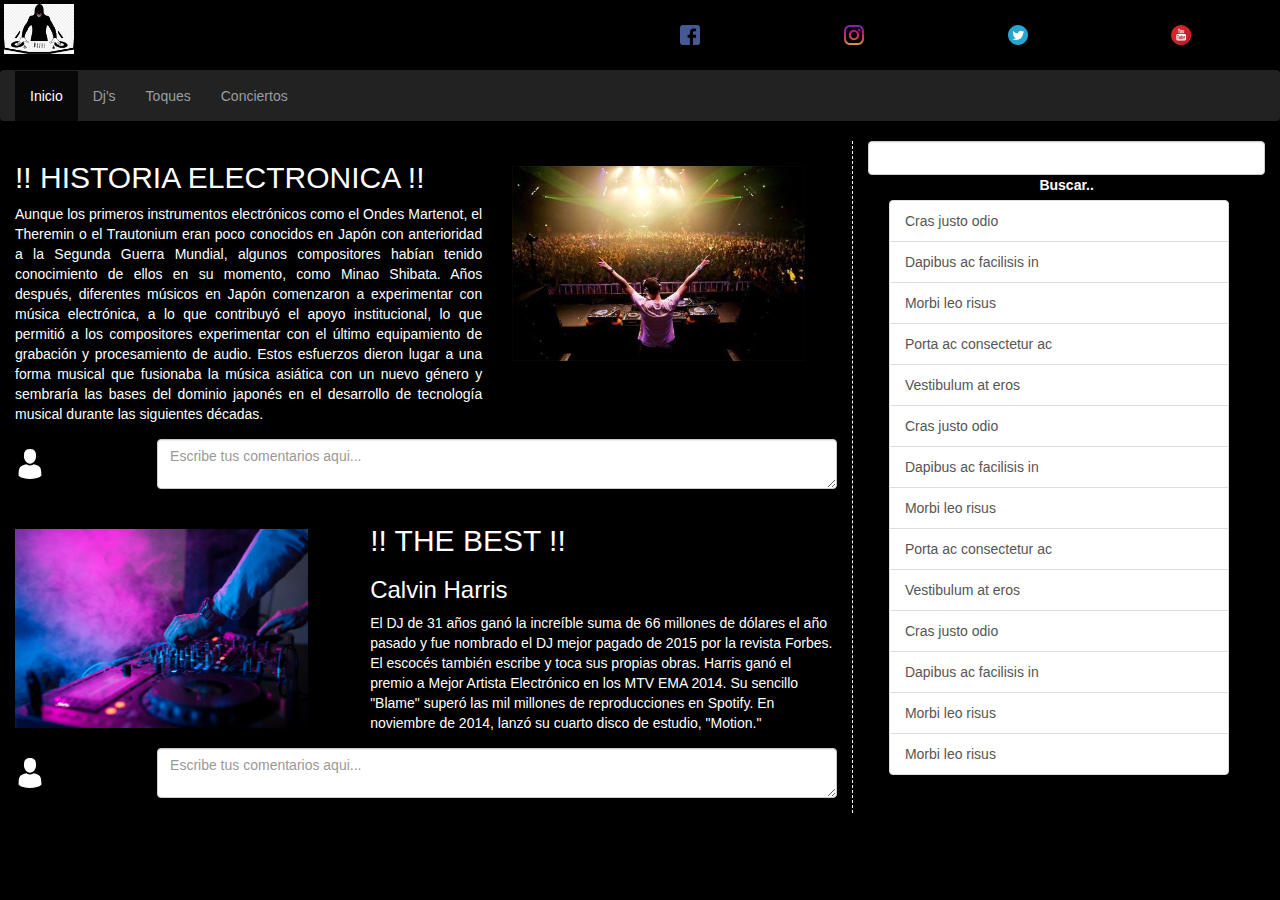
<file: EntregaFinal/BlogMusica/index.html>
<!DOCTYPE html>
<html>
  <head>
    <meta charset='utf-8'>
    <meta name='viewport' content='width=device-width initial-scale=1'>
    <meta name='mobile-web-app-capable' content='yes'>
    <link rel='stylesheet' href='css/bootstrap.min.css'>
    <link rel='stylesheet' href='css/estilos.css'>
    <script src='js/bootstrap.min.js'></script>
    <title>Blog Musica</title>
  </head>
  <body class='music-body'>
    <header>
      <div class="row">
        <div class="col-lg-6 col-md-6 col-sm-12">
          <img class='logo-img' src='img/logo.png'>
        </div>
        <div class="col-lg-6 col-md-6 col-sm-12">
          <div class="row">
            <div class="col-lg-3 col-md-3 col-sm-3">
              <img class='redes-img align-middle' src='img/facebook.svg'>
            </div>
            <div class="col-lg-3 col-md-3 col-sm-3">
              <img class='redes-img align-middle' src='img/instagram.svg'>
            </div>
            <div class="col-lg-3 col-md-3 col-sm-3">
              <img class='redes-img align-middle' src='img/twitter.svg'>
            </div>
            <div class="col-lg-3 col-md-3 col-sm-3">
              <img class='redes-img align-middle' src='img/youtube.svg'>
            </div>
          </div>
        </div>
      </div>
      <nav class="navbar navbar-inverse">
        <div class="container-fluid">
          <ul class="nav navbar-nav">
            <li class="active"><a href="#">Inicio</a></li>
            <li><a href="#">Dj's</a></li>
            <li><a href="#">Toques</a></li>
            <li><a href="#">Conciertos</a></li>
          </ul>
        </div>
      </nav>
    </header>
    <div class='container-fluid'>
      <div class='row'>
        <div class='col-lg-8 col-md-8 col-sm-12 col-xs-12 left-column main-row'>
          <div class="row">
            <div class="col-lg-7 col-md-7 col-sm-12">
              <h2>!! HISTORIA ELECTRONICA !!</h2>
              <p class="text-justify">Aunque los primeros instrumentos electrónicos como el Ondes Martenot, el Theremin o el Trautonium eran poco conocidos en Japón con anterioridad a la Segunda Guerra Mundial, algunos compositores habían tenido conocimiento de ellos en su momento, como Minao Shibata. Años después, diferentes músicos en Japón comenzaron a experimentar con música electrónica, a lo que contribuyó el apoyo institucional, lo que permitió a los compositores experimentar con el último equipamiento de grabación y procesamiento de audio. Estos esfuerzos dieron lugar a una forma musical que fusionaba la música asiática con un nuevo género y sembraría las bases del dominio japonés en el desarrollo de tecnología musical durante las siguientes décadas.
            </div>
            <div class="col-lg-5 col-md-5 col-sm-12">
              <img src="img/concierto.jpg" alt="" class="img-entry">
            </div>
          </div>
          <div class="row">
            <div class="col-lg-2 col-md-2 col-sm-2">
              <img src="img/man-user.svg" alt="" class="img-comment">
            </div>
            <div class="col-lg-10 col-md-10 col-sm-10">
              <div class="form-group shadow-textarea">
                <textarea class="form-control z-depth-1 comment" rows="3" placeholder="Escribe tus comentarios aqui..."></textarea>
              </div>
            </div>
          </div>
          <div class="row">
            <div class="col-lg-5 col-md-5 col-sm-12">
              <img src="img/Dj.jpg" alt="" class="img-entry">
            </div>
            <div class="col-lg-7 col-md-7 col-sm-12">
              <h2>  !! THE BEST !! </h2>
              <h3>Calvin Harris</h3>
              <p>El DJ de 31 años ganó la increíble suma de 66 millones de dólares el año pasado y fue nombrado el DJ mejor pagado de 2015 por la revista Forbes. El escocés también escribe y toca sus propias obras. Harris ganó el premio a Mejor Artista Electrónico en los MTV EMA 2014. Su sencillo "Blame" superó las mil millones de reproducciones en Spotify. En noviembre de 2014, lanzó su cuarto disco de estudio, "Motion."</p>
            </div>

          </div>
          <div class="row">
            <div class="col-lg-2 col-md-2 col-sm-2">
              <img src="img/man-user.svg" alt="" class="img-comment">
            </div>
            <div class="col-lg-10 col-md-10 col-sm-10">
              <div class="form-group shadow-textarea">
                <textarea class="form-control z-depth-1 comment" rows="3" placeholder="Escribe tus comentarios aqui..."></textarea>
              </div>
            </div>
          </div>
        </div>
        <div class='col-lg-4 col-md-4 right-column movies-row'>
          <div class="row">
            <div class='col-md-12 col-lg-12 text-center'>
              <input type="text" name="search" class="col-md-12 col-lg-12 form-control z-depth-1">
              <label>Buscar..</label>
            </div>
          </div>
          <div class="row">
            <div class="list-group col-md-10 col-lg-10 col-sm-10 col-lg-push-1 col-md-push-1 col-sm-push-1">
              <a href="#" class="list-group-item list-group-item-action">Cras justo odio</a>
              <a href="#" class="list-group-item list-group-item-action">Dapibus ac facilisis in</a>
              <a href="#" class="list-group-item list-group-item-action">Morbi leo risus</a>
              <a href="#" class="list-group-item list-group-item-action">Porta ac consectetur ac</a>
              <a href="#" class="list-group-item list-group-item-action">Vestibulum at eros</a>
              <a href="#" class="list-group-item list-group-item-action">Cras justo odio</a>
              <a href="#" class="list-group-item list-group-item-action">Dapibus ac facilisis in</a>
              <a href="#" class="list-group-item list-group-item-action">Morbi leo risus</a>
              <a href="#" class="list-group-item list-group-item-action">Porta ac consectetur ac</a>
              <a href="#" class="list-group-item list-group-item-action">Vestibulum at eros</a>
              <a href="#" class="list-group-item list-group-item-action">Cras justo odio</a>
              <a href="#" class="list-group-item list-group-item-action">Dapibus ac facilisis in</a>
              <a href="#" class="list-group-item list-group-item-action">Morbi leo risus</a>
              <a href="#" class="list-group-item list-group-item-action">Morbi leo risus</a>
            </div>
          </div>
        </div>
      </div>
    </div>
  </body>
</html>
</file>
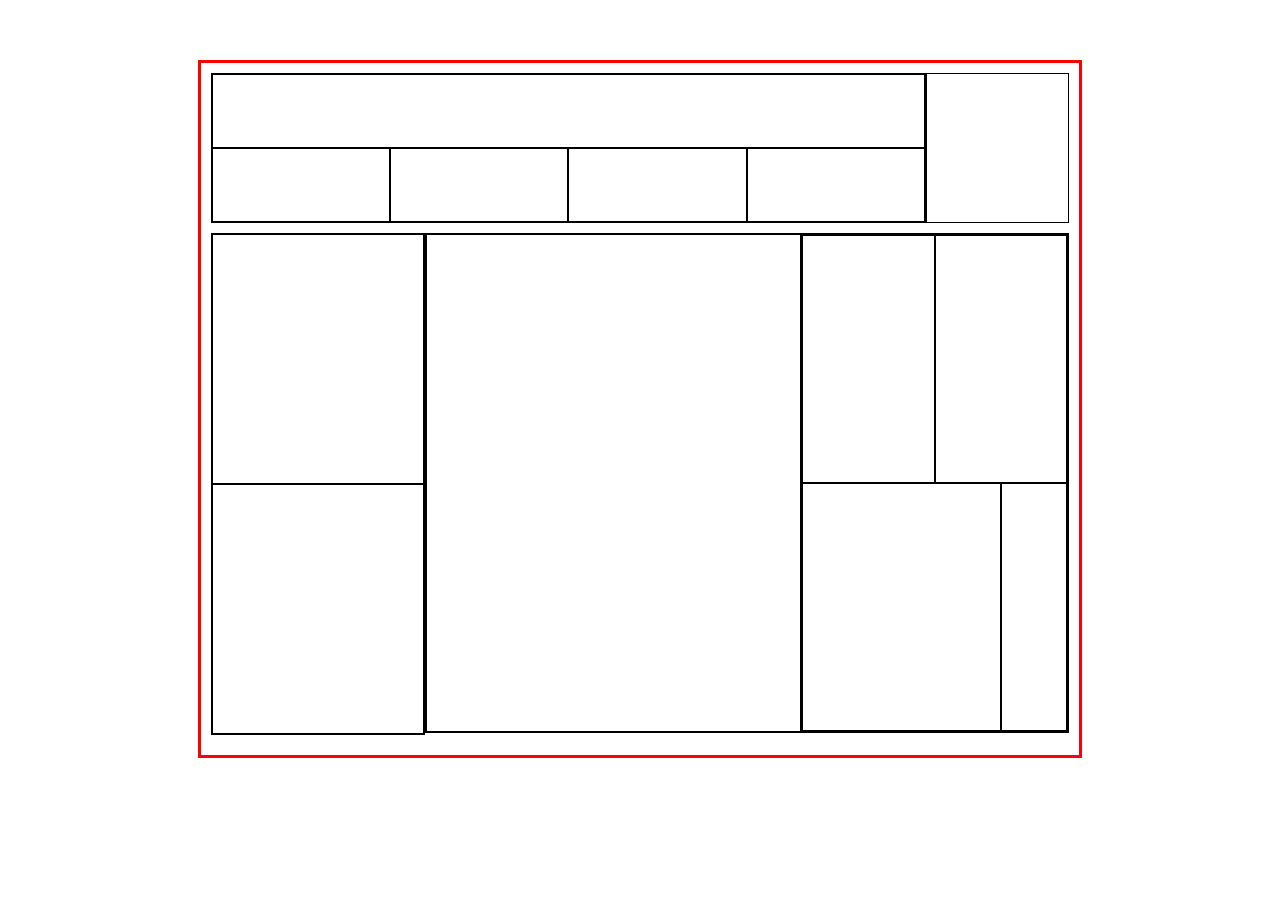
<file: Soluciones/Solucion Ejercicio 02 Rejillas/index.html>
<!DOCTYPE html>
<html>
    <head>
        <meta charset="utf-8">
        <meta name="viewport" content="width=device-width,user-scalable=no">
        <title>CSS Rejilla</title>
        <link rel="stylesheet" href="css/estilos.css">
    </head>
    <body>
      <div class="contenedor clearfix">

        <div class="fila clearfix">
          <div class="col-10 clearfix nopadding navegacion">
            <div class="fila-media clearfix">
              <div class="col-12"></div>
            </div>
            <div class="fila-media clearfix">
              <div class="col-3"></div>
              <div class="col-3"></div>
              <div class="col-3"></div>
              <div class="col-3"></div>
            </div>
          </div>
          <div class="col-2 logo"></div>
        </div>


        <div class="fila main clearfix">
          <div class="col-3 clearfix nopadding">
            <div class="col-12 menu-izq"></div>
            <div class="col-12 menu-izq"></div>
          </div>

          <div class="col-9 clearfix contenido nopadding">
            <div class="col-7"></div>
            <div class="col-5 clearfix nopadding">
              <div class="fila-media">
                  <div class="col-6"></div>
                  <div class="col-6"></div>
              </div>
              <div class="fila-media">
                  <div class="col-9"></div>
                  <div class="col-3"></div>
              </div>
            </div>
          </div>
        </div>

      </div>



    </body>
</html>
</file>
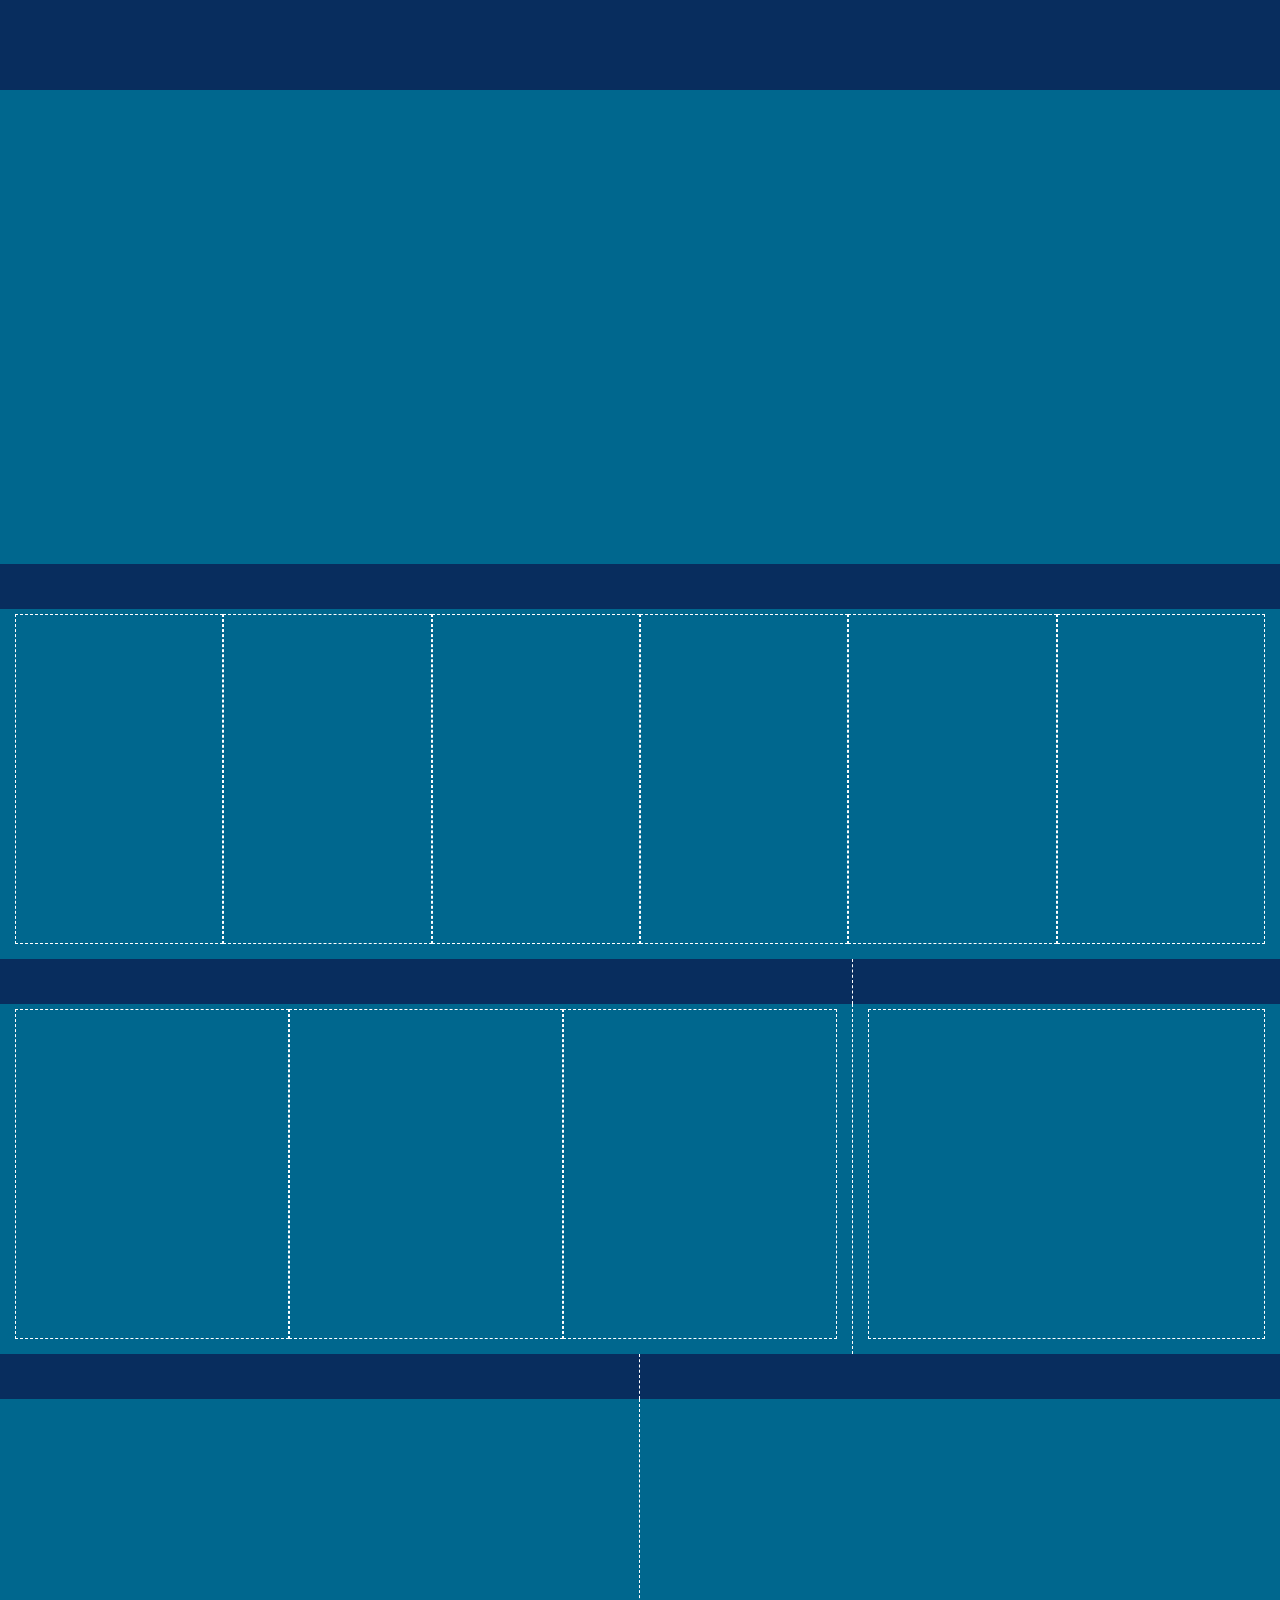
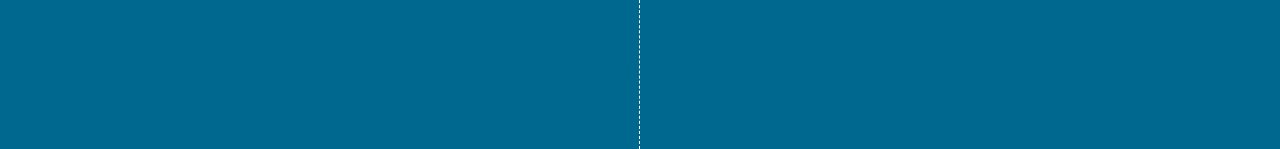
<file: Soluciones/Solucion Ejercicio L2 Bootstrap/index.html>
<!DOCTYPE html>
<html>
  <head>
    <meta charset='utf-8'>
    <meta name='viewport' content='width=device-width initial-scale=1'>
    <meta name='mobile-web-app-capable' content='yes'>
    <link rel='stylesheet' href='css/bootstrap.min.css'>
    <link rel='stylesheet' href='css/estilos.css'>
    <script src='js/bootstrap.min.js'></script>
    <title>NextU Cinema</title>
  </head>
  <body class='cinema-body'>
    <header>
      <nav class='navbar navbar-inverse navbar-fixed-top affix-top'></nav>
    </header>
    <div class='container-fluid'>
      <div class='row'>
        <div class='jumbotron'></div>
        <div class='titulo-cartelera'>
        </div>
      </div>
      <div class='row movies-row '>
          <div class='col-xs-3 col-sm-3 col-md-2 col-lg-2 movies-column text-center'></div>
          <div class='col-xs-3 col-sm-3 col-md-2 col-lg-2 movies-column text-center'></div>
          <div class='col-xs-3 col-sm-3 col-md-2 col-lg-2 movies-column text-center'></div>
          <div class='col-xs-3 col-sm-3 col-md-2 col-lg-2 movies-column text-center'></div>
          <div class='col-md-2 col-lg-2 movies-column text-center right-column'></div>
          <div class='col-md-2 col-lg-2 movies-column text-center right-column'></div>
      </div>

      <div class='row'>
        <div class='col-lg-8 col-md-8 col-sm-12 col-xs-12 titulo-cartelera left-column'></div>
        <div class='col-lg-4 col-md-4 titulo-cartelera right-column'></div>
      </div>

      <div class='row'>
        <div class='col-lg-8 col-md-8 col-sm-12 col-xs-12 movies-row left-column'>
          <div class='row movies-row'>
            <div class='col-xs-4 col-sm-4 col-md-4 col-lg-4 movies-column text-center'></div>
            <div class='col-xs-4 col-sm-4 col-md-4 col-lg-4 movies-column text-center'></div>
            <div class='col-xs-4 col-sm-4 col-md-4 col-lg-4 movies-column text-center'></div>
          </div>
        </div>
        <div class='col-lg-4 col-md-4 movies-row right-column'>
          <div class='row movies-row'>
            <div class='col-md-12 col-lg-12 movies-column text-center'></div>
          </div>
        </div>
      </div>

      <div class='row'>
        <div class='col-lg-6 col-md-6 titulo-cartelera right-column left-column'></div>
        <div class='col-lg-6 col-md-6 col-sm-12 col-xs-12 titulo-cartelera'></div>
      </div>
      <div class='row'>
        <div class='col-lg-6 col-md-6 movies-row right-column left-column'></div>
        <div class='col-lg-6 col-md-6 col-sm-12 col-xs-12 movies-row'></div>
      </div>
    </div>
  </body>
</html>
</file>
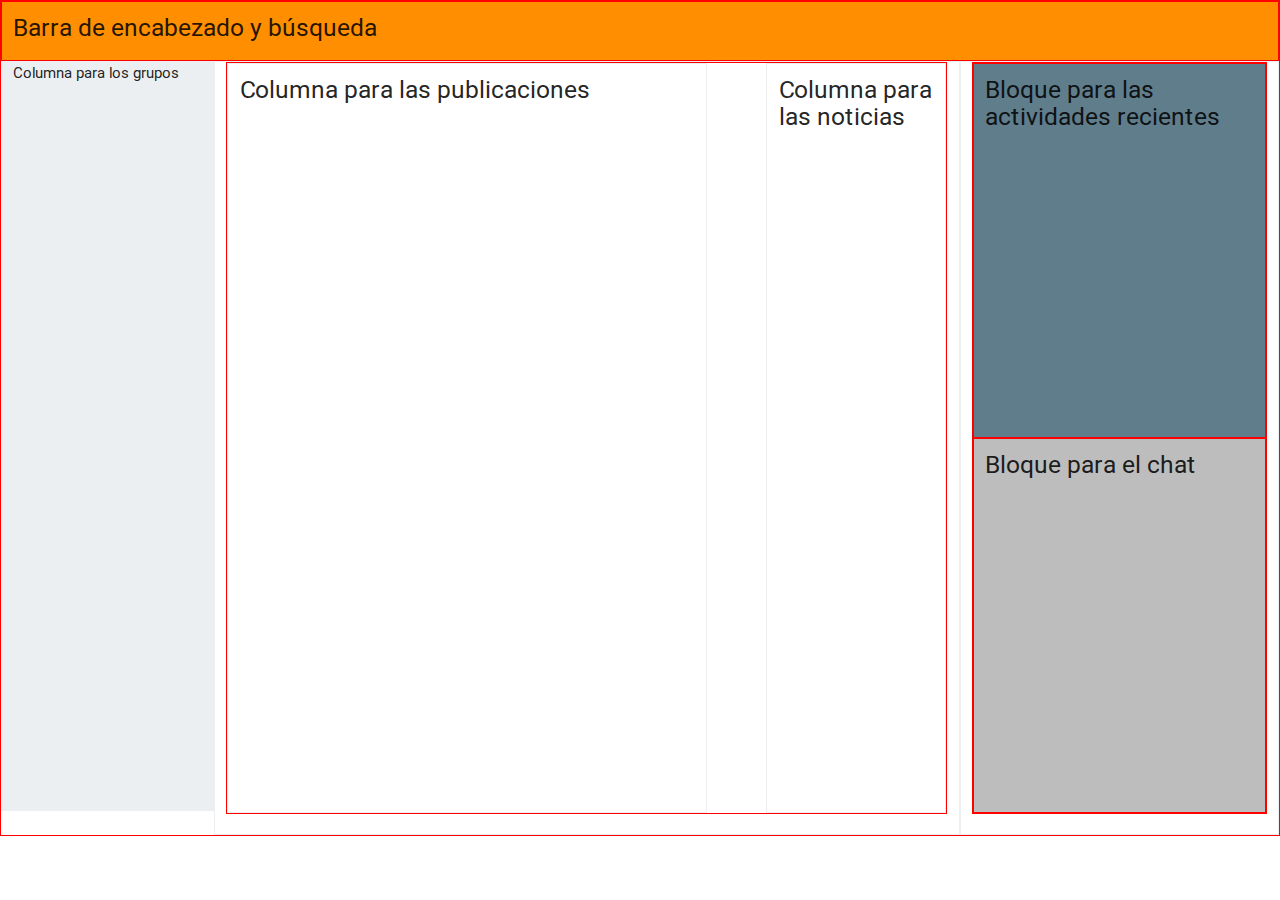
<file: Soluciones/SolucionEjercicio U4_L2/index.html>
<!DOCTYPE html>
<html>
  <head>
    <meta charset="utf-8">
    <meta name="viewport" content="width=device-width, initial-scale=1, maximum-scale=1.0"/>
    <!--Importar la fuente de los íconos de Google-->
    <link href="https://fonts.googleapis.com/icon?family=Material+Icons" rel="stylesheet">
    <!--Importar la hojas de estilos de materialize css-->
    <link href="css/materialize.css" type="text/css" rel="stylesheet" media="screen,projection"/>
    <link href="css/index.css" type="text/css" rel="stylesheet" media="screen,projection"/>
    <title>Contenedores y Sistema de Rejilla</title>
  </head>
  <body>
    <div class="row">
      <div class="s12 col amber darken-3 barra-superior">
        <h5>Barra de encabezado y búsqueda</h5>
      </div>
      <div class="s2 m2 l2 col blue-grey lighten-5 columna-grupos push-s10">
        <span>Columna para los grupos</span>
      </div>
      <div class="s10 m7 l7 col white columna-principal pull-s2">
        <div class="row">
          <div class="s12 m12 l8 col white columna-publicaciones">
            <h5>Columna para las publicaciones</h5>
          </div>
          <div class="l3 offset-l1 col white columna-news hide-on-med-and-down">
            <h5>Columna para las noticias</h5>
          </div>
        </div>
      </div>
      <div class="m3 l3 col white columna-chat hide-on-small-only">
        <div class="row">
          <div class="s12 col blue-grey bloque-feed">
            <h5>Bloque para las actividades recientes</h5>
          </div>
          <div class="s12 col grey lighten-1 bloque-chat">
            <h5>Bloque para el chat</h5>
          </div>
        </div>
      </div>

    </div>

    <script type="text/javascript" src="https://code.jquery.com/jquery-2.1.1.min.js"></script>
    <script type="text/javascript" src="js/materialize.min.js"></script>
  </body>
</html>
</file>
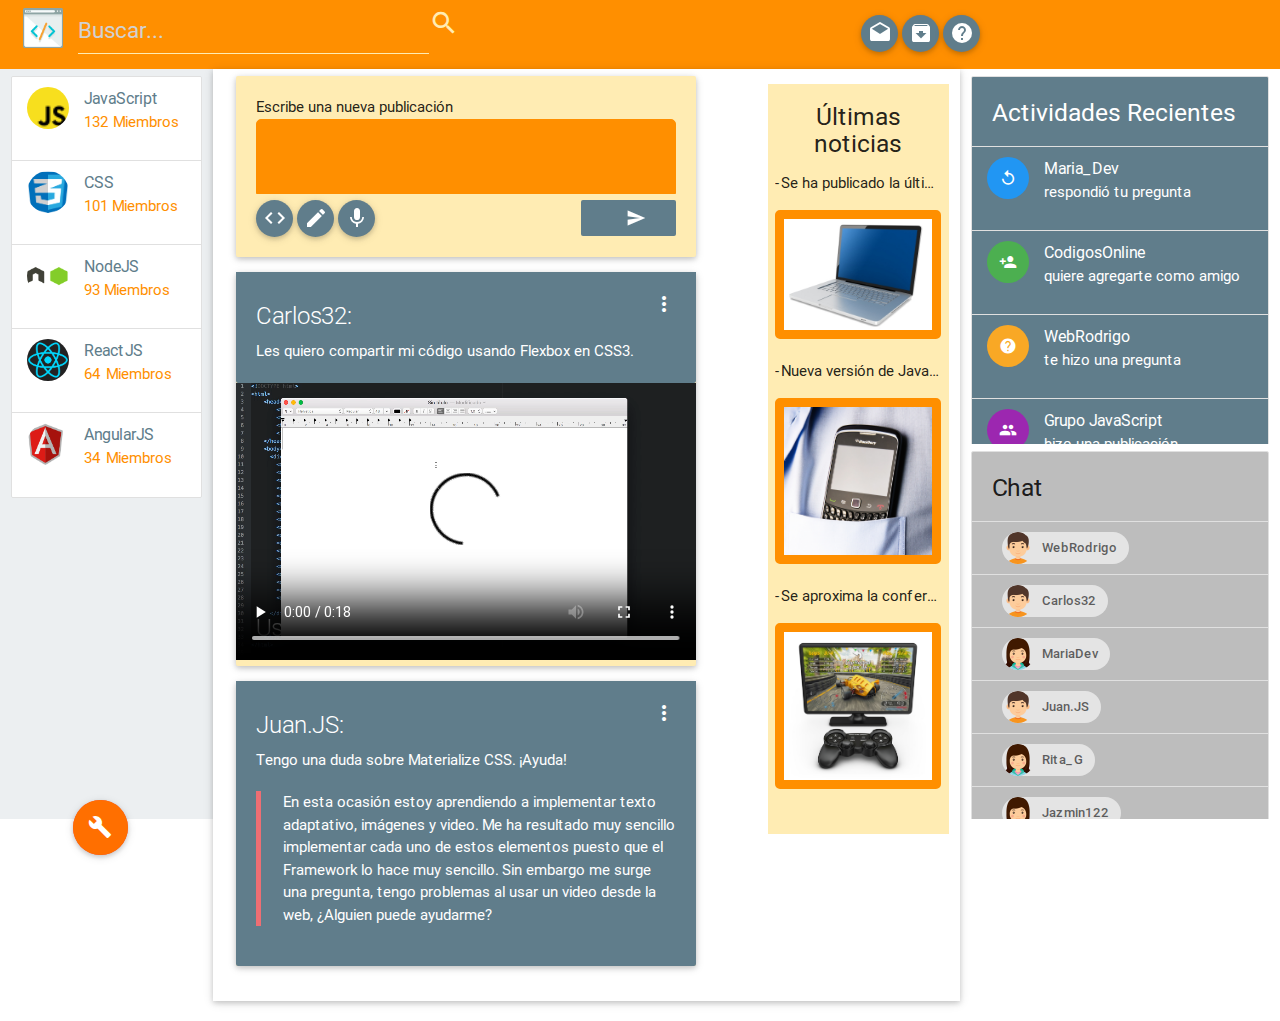
<file: Soluciones/SolucionEjercicio U4_L4/index.html>
<!DOCTYPE html>
<html>
<head>
  <meta charset="utf-8">
  <meta name="viewport" content="width=device-width, initial-scale=1, maximum-scale=1.0"/>
  <!--Importar la fuente de los íconos de Google-->
  <link href="https://fonts.googleapis.com/icon?family=Material+Icons" rel="stylesheet">
  <!--Importar la hojas de estilos de materialize css-->
  <link href="css/materialize.css" type="text/css" rel="stylesheet" media="screen,projection"/>
  <link href="css/customColors.css" type="text/css" rel="stylesheet" media="screen,projection"/>
  <link href="css/index.css" type="text/css" rel="stylesheet" media="screen,projection"/>
  <title>Contenedores y Sistema de Rejilla</title>
</head>
<body>
  <div class="row">
    <div class="s12 col amber darken-3 barra-superior">
      <div class="row">
        <div class="s12 m8 l5 col contenedor-logo-buscar">
          <img src="img/browser.png" alt="ShareUrCode" class="logo"/>
          <div class="input-field buscar-campo">
            <input type="text" placeholder="Buscar...">
            <i class="material-icons prefix">search</i>
          </div>
        </div>
        <div class="l4 offset-l3 col contenedor-botones hide-on-small-only">
          <a class="btn-floating btn-small waves-effect waves-light blue-grey"><i class="material-icons">drafts</i></a>
          <a class="btn-floating btn-small waves-effect waves-light blue-grey"><i class="material-icons">archive</i></a>
          <a class="btn-floating btn-small waves-effect waves-light blue-grey"><i class="material-icons">help</i></a>
        </div>
      </div>

    </div>
    <div class="s2 m2 l2 col blue-grey lighten-5 columna-grupos push-s10">
      <div class="collection">
        <a class="collection-item avatar">
          <img src="img/jsLogo.png" alt="" class="circle">
          <span class="title hide-on-med-and-down">JavaScript</span>
          <p class="hide-on-med-and-down">132 Miembros</p>
        </a>
        <a class="collection-item avatar">
          <img src="img/cssLogo.png" alt="" class="circle">
          <span class="title hide-on-med-and-down">CSS</span>
          <p class="hide-on-med-and-down">101 Miembros</p>
        </a>
        <a class="collection-item avatar">
          <img src="img/nodeLogo.png" alt="" class="circle">
          <span class="title hide-on-med-and-down">NodeJS</span>
          <p class="hide-on-med-and-down">93 Miembros</p>
        </a>
        <a class="collection-item avatar">
          <img src="img/reactLogo.png" alt="" class="circle">
          <span class="title hide-on-med-and-down">ReactJS</span>
          <p class="hide-on-med-and-down">64 Miembros</p>
        </a>
        <a class="collection-item avatar">
          <img src="img/angularLogo.png" alt="" class="circle">
          <span class="title hide-on-med-and-down">AngularJS</span>
          <p class="hide-on-med-and-down">34 Miembros</p>
        </a>
      </div>
    </div>
    <div class="s10 m7 l7 col white columna-principal pull-s2 z-depth-1">
      <div class="row">
        <div class="s12 m12 l8 col white columna-publicaciones">
          <div class="contenedor-write-publicacion card amber lighten-4">
            <div class="card-content">


              <span>Escribe una nueva publicación</span>
              <form>
                <textarea id="publicacion-texto"></textarea>
                <a href="#" class="waves-effect btn-floating blue-grey white-text"><i class="large material-icons">code</i></a>
                <a href="#" class="waves-effect btn-floating blue-grey white-text"><i class="small material-icons">create</i></a>
                <a href="#" class="waves-effect btn-floating blue-grey white-text"><i class="small material-icons">mic</i></a>
                <button class="btn-flat waves-effect waves-light blue-grey white-text right hide-on-small-only" type="submit" name="action"><i class="material-icons right">send</i></button>
                <button class="btn-floating waves-effect waves-light blue-grey white-text right hide-on-med-and-up" type="submit" name="action"><i class="material-icons right">send</i></button>
              </form>

            </div>

          </div>
          <div class="contenedor-publicacion card amber lighten-4">
            <div class="card-content blue-grey white-text">
              <span class="card-title activator">Carlos32: <i class="material-icons right">more_vert</i></span>
              <p>
                Les quiero compartir mi código usando Flexbox en CSS3.
              </p>
            </div>
            <div class="card-image">
              <span class="card-title">Uso de Flexbox</span>
              <video src="media/vid1.mov" autoplay controls class="responsive-video media-element"></video>
            </div>

            <div class="card-reveal grey white-text">
              <span class="card-title">Uso de Flexbox<i class="material-icons right">close</i></span>
              <p>Este código se encarga de poner unos bloques de colores en un contenedor padre usando Flexbox.</p>
            </div>


          </div>
          <div class="contenedor-publicacion card amber lighten-4">
            <div class="card-content blue-grey white-text">
              <span class="card-title activator">Juan.JS:<i class="material-icons right">more_vert</i></span>
              <p>
                Tengo una duda sobre Materialize CSS. ¡Ayuda!
              </p>
              <blockquote>
                En esta ocasión estoy aprendiendo a implementar texto adaptativo, imágenes y video.
                Me ha resultado muy sencillo implementar cada uno de estos elementos puesto que el Framework
                lo hace muy sencillo. Sin embargo me surge una pregunta, tengo problemas
                al usar un video desde la web, ¿Alguien puede ayudarme?
              </blockquote>
            </div>
            <div class="card-reveal grey white-text">
              <span class="card-title">Duda sobre Materialize CSS<i class="material-icons right">close</i></span>
              <p class="flow-text">
                Hola, quiero compartirles mi experiencia como programador web.
                He aprendido mucho de diseño front-end mediante diversos frameworks
                CSS y la verdad me siento muy a gusto desarrollando con Materialize CSS.
              </p>

            </div>

          </div>
        </div>
        <div class="l3 offset-l1 col white columna-news hide-on-med-and-down">
          <div class="contenedor-noticias amber lighten-4">
            <h5 class="center-align">Últimas noticias</h5>
            <p class="truncate">
              -Se ha publicado la última versión de Java 8.
            </p>
            <img src="img/img2.jpg" class="responsive-img"/>
            <p class="truncate">
              -Nueva versión de JavaScript
            </p>
            <img src="img/img3.jpg" class="responsive-img"/>
            <p class="truncate">
              -Se aproxima la conferencia de desarrollo web.
            </p>
            <img src="img/img4.jpg" class="responsive-img"/>
          </div>
        </div>
      </div>
    </div>
    <div class="m3 l3 col white columna-chat hide-on-small-only">
      <div class="row">
        <div class="s12 col bloque-feed">
          <ul class="collection with-header avatar">
            <li class="collection-header blue-grey white-text"><h5>Actividades Recientes</h5></li>
            <li class="collection-item avatar blue-grey white-text">
              <i class="material-icons circle blue">replay</i>
              <span class="title">Maria_Dev</span>
              <p>
              respondió tu pregunta
              </p>
            </li>
            <li class="collection-item avatar blue-grey white-text">
              <i class="material-icons circle green">person_add</i>
              <span class="title">CodigosOnline</span>
              <p>
              quiere agregarte como amigo
              </p>
            </li>
            <li class="collection-item avatar blue-grey white-text">
              <i class="material-icons circle yellow darken-3">help</i>
              <span class="title">WebRodrigo</span>
              <p>
              te hizo una pregunta
              </p>
            </li>
            <li class="collection-item avatar blue-grey white-text">
              <i class="material-icons circle purple">people</i>
              <span class="title">Grupo JavaScript</span>
              <p>
              hizo una publicación
              </p>
            </li>

          </ul>
        </div>
        <div class="s12 col bloque-chat">
          <ul class="collection with-header">
            <li class="collection-header grey lighten-1"><h5>Chat</h5></li>
            <li class="collection-item grey lighten-1">
              <div class="chip">
                <img src="img/hombre.png">
                WebRodrigo
              </div>
            </li>
            <li class="collection-item grey lighten-1">
              <div class="chip">
                <img src="img/hombre.png">
                Carlos32
              </div>
            </li>
            <li class="collection-item grey lighten-1">
              <div class="chip">
                <img src="img/mujer.png">
                MariaDev
              </div>
            </li>
            <li class="collection-item grey lighten-1">
              <div class="chip">
                <img src="img/hombre.png">
                Juan.JS
              </div>
            </li>
            <li class="collection-item grey lighten-1">
              <div class="chip">
                <img src="img/mujer.png">
                Rita_G
              </div>
            </li>
            <li class="collection-item grey lighten-1">
              <div class="chip">
                <img src="img/mujer.png">
                Jazmin122
              </div>
            </li>
            <li class="collection-item grey lighten-1">
              <div class="chip">
                <img src="img/hombre.png">
                CodigosOnline
              </div>
            </li>
          </ul>
        </div>

      </div>
    </div>
    <div class="fixed-action-btn hide-on-small-only" style="bottom: 45px; right: 90vw;">
      <a class="btn-floating btn-large red">
        <i class="large material-icons amber darken-4">build</i>
      </a>
      <ul>
        <li><a class="btn-floating red"><i class="material-icons">notifications_active</i></a></li>
        <li><a class="btn-floating yellow darken-1"><i class="material-icons">share</i></a></li>
        <li><a class="btn-floating green"><i class="material-icons">lock_open</i></a></li>
        <li><a class="btn-floating blue"><i class="material-icons">volume_off</i></a></li>
      </ul>
    </div>
  </div>

  <script type="text/javascript" src="https://code.jquery.com/jquery-2.1.1.min.js"></script>
  <script type="text/javascript" src="js/materialize.min.js"></script>
</body>
</html>
</file>
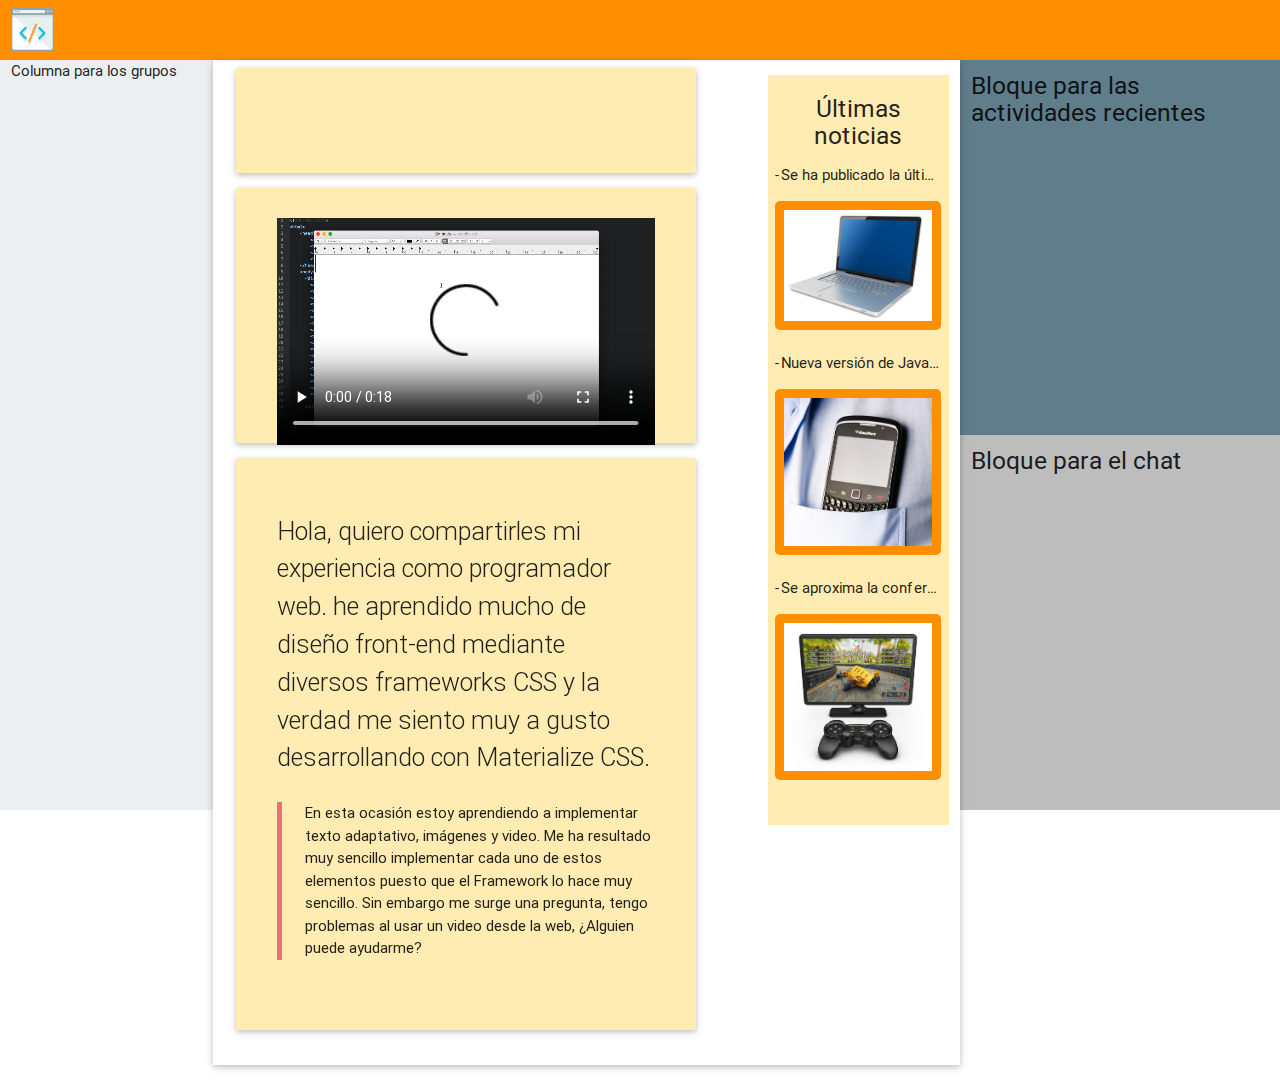
<file: Soluciones/SoluciónEjercicio U4_L3/index.html>
<!DOCTYPE html>
<html>
<head>
  <meta charset="utf-8">
  <meta name="viewport" content="width=device-width, initial-scale=1, maximum-scale=1.0"/>
  <!--Importar la fuente de los íconos de Google-->
  <link href="https://fonts.googleapis.com/icon?family=Material+Icons" rel="stylesheet">
  <!--Importar la hojas de estilos de materialize css-->
  <link href="css/materialize.css" type="text/css" rel="stylesheet" media="screen,projection"/>
  <link href="css/index.css" type="text/css" rel="stylesheet" media="screen,projection"/>
  <title>Contenedores y Sistema de Rejilla</title>
</head>
<body>
  <div class="row">
    <div class="s12 col amber darken-3 barra-superior">
      <img src="img/browser.png" alt="ShareUrCode" class="logo"/>
    </div>
    <div class="s2 m2 l2 col blue-grey lighten-5 columna-grupos push-s10">
      <span>Columna para los grupos</span>
    </div>
    <div class="s10 m7 l7 col white columna-principal pull-s2 z-depth-1">
      <div class="row">
        <div class="s12 m12 l8 col white columna-publicaciones">
          <div class="contenedor-write-publicacion card amber lighten-4">

          </div>
          <div class="contenedor-publicacion card amber lighten-4">
            <div class="s12 col">
              <video src="media/vid1.mov" autoplay controls class="responsive-video media-element"></video>
            </div>
          </div>
          <div class="contenedor-publicacion card amber lighten-4">
            <div class="row contenido-publicacion">
              <div class="s12 col">
                <p class="flow-text">
                  Hola, quiero compartirles mi experiencia como programador web. he aprendido mucho de diseño front-end mediante diversos frameworks CSS y la verdad me siento muy a gusto desarrollando con Materialize CSS.</p>
                <blockquote>
                  En esta ocasión estoy aprendiendo a implementar texto adaptativo, imágenes y video. Me ha resultado muy sencillo implementar cada uno de estos elementos puesto que el Framework lo hace muy sencillo. Sin embargo me surge una pregunta, tengo problemas al usar un video desde la web, ¿Alguien puede ayudarme?
                </blockquote>
              </div>
            </div>
          </div>
        </div>
        <div class="l3 offset-l1 col white columna-news hide-on-med-and-down">
          <div class="contenedor-noticias amber lighten-4">
            <h5 class="center-align">Últimas noticias</h5>
            <p class="truncate">
              -Se ha publicado la última versión de Java 8.
            </p>
            <img src="img/img2.jpg" class="responsive-img"/>
            <p class="truncate">
              -Nueva versión de JavaScript
            </p>
            <img src="img/img3.jpg" class="responsive-img"/>
            <p class="truncate">
              -Se aproxima la conferencia de desarrollo web.
            </p>
            <img src="img/img4.jpg" class="responsive-img"/>
          </div>
        </div>
      </div>
    </div>
    <div class="m3 l3 col white columna-chat hide-on-small-only">
      <div class="row">
        <div class="s12 col blue-grey bloque-feed">
          <h5>Bloque para las actividades recientes</h5>
        </div>
        <div class="s12 col grey lighten-1 bloque-chat">
          <h5>Bloque para el chat</h5>
        </div>
      </div>
    </div>

  </div>

  <script type="text/javascript" src="https://code.jquery.com/jquery-2.1.1.min.js"></script>
  <script type="text/javascript" src="js/materialize.min.js"></script>
</body>
</html>
</file>
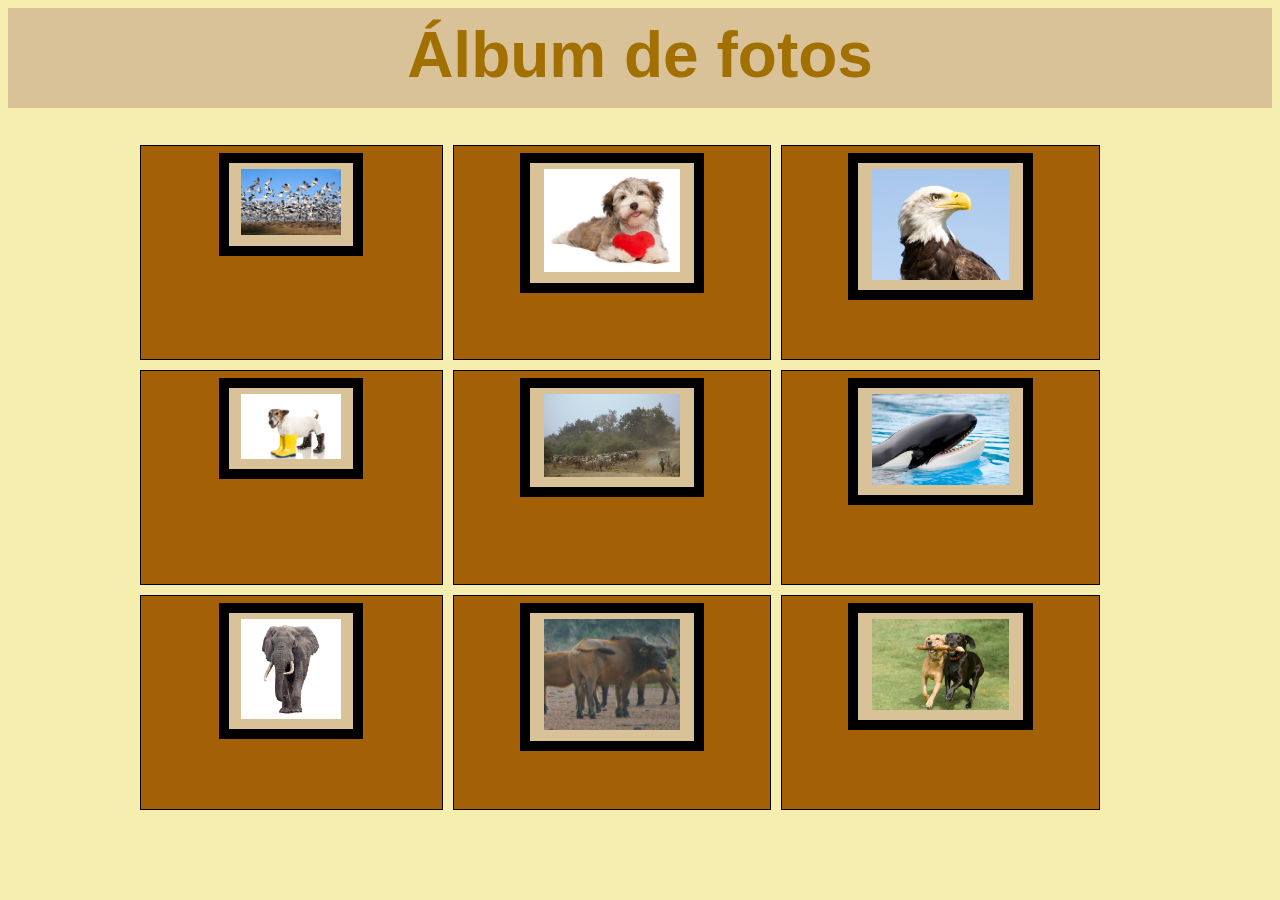
<file: Unidad 01/Ejercicio 01 de codificacion Box-sizing/index.html>
<!DOCTYPE html>
<html>
  <head>
        <meta charset="utf-8">
        <meta name="viewport" content="width=device-width,user-scalable=no">
        <title>CSS Transformaciones</title>
        <link rel="stylesheet" href="css/estilos.css">
    </head>
  <body>
    <header>
        <div class="menu">
            <h1>Álbum de fotos</h1>
        </div>
      </header>
    <div class="main">
      <div class="contenedor1">
          <div class="cuadrado1">
            <img src="img/1.jpg"/>
          </div>
        </div>
      <div class="contenedor2">
          <div class="cuadrado2">
            <img src="img/2.jpg"/>
          </div>
        </div>
      <div class="contenedor3">
          <div class="cuadrado3">
            <img src="img/3.jpg"/>
          </div>
        </div>

      <div class="contenedor1">
          <div class="cuadrado1">
            <img src="img/4.jpg"/>
          </div>
        </div>
      <div class="contenedor2">
          <div class="cuadrado2">
            <img src="img/5.png"/>
          </div>
        </div>
      <div class="contenedor3">
          <div class="cuadrado3">
            <img src="img/6.jpg"/>
          </div>
        </div>

      <div class="contenedor1">
          <div class="cuadrado1">
            <img src="img/7.jpg"/>
          </div>
        </div>
      <div class="contenedor2">
          <div class="cuadrado2">
            <img src="img/8.jpg"/>
          </div>
        </div>
      <div class="contenedor3">
          <div class="cuadrado3">
            <img src="img/9.jpg"/>
          </div>
        </div>
    </div>
  </body>
</html>
</file>
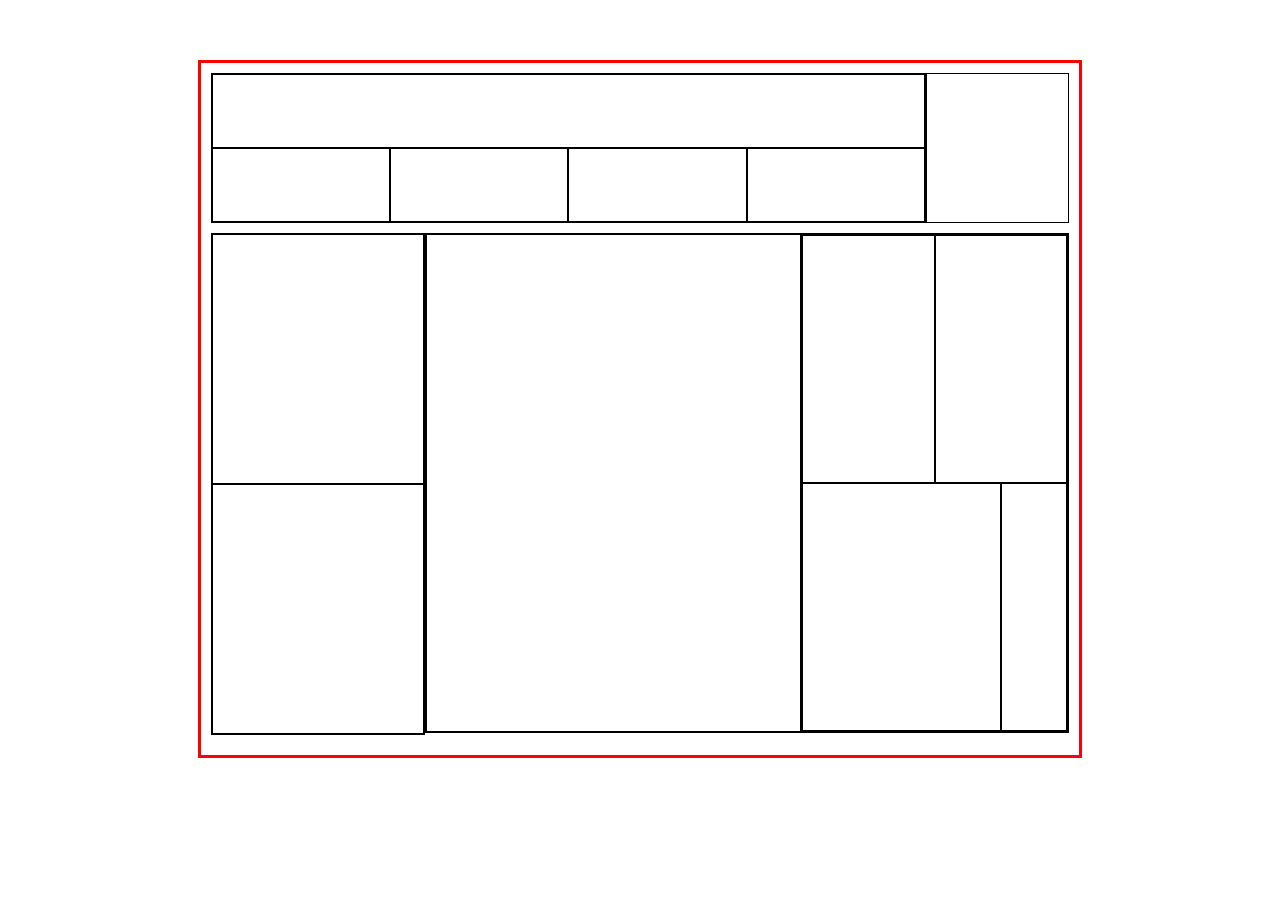
<file: Unidad 01/Ejercicio 02 de codificacion Rejilla/index.html>
<!DOCTYPE html>
<html>
    <head>
        <meta charset="utf-8">
        <meta name="viewport" content="width=device-width,user-scalable=no">
        <title>CSS Rejilla</title>
        <link rel="stylesheet" href="css/estilos.css">
    </head>
    <body>
      <div class="contenedor clearfix">
        <div class="fila clearfix">
          <div class="navegacion col-10 clearfix nopadding">
            <div class="fila-media clearfix">
              <div class="col-12"></div>
            </div>
            <div class="fila-media clearfix">
              <div class="col-3"></div>
              <div class="col-3"></div>
              <div class="col-3"></div>
              <div class="col-3"></div>
            </div>
          </div>
          <div class="logo col-2">

          </div>
        </div>

        <div class="fila main clearfix">
          <div class="col-3 clearfix nopadding">
            <div class="menu-izq col-12"></div>
            <div class="menu-izq col-12"></div>
          </div>
          <div class="contenido col-9 clearfix nopadding">
            <div class="col-7">

            </div>
            <div class="col-5 clearfix nopadding">
              <div class="fila-media">
                <div class="col-6"></div>
                <div class="col-6"></div>
              </div>
              <div class="fila-media">
                <div class="col-9"></div>
                <div class="col-3"></div>
              </div>
            </div>
          </div>
        </div>
      </div>
    </body>
</html>
</file>
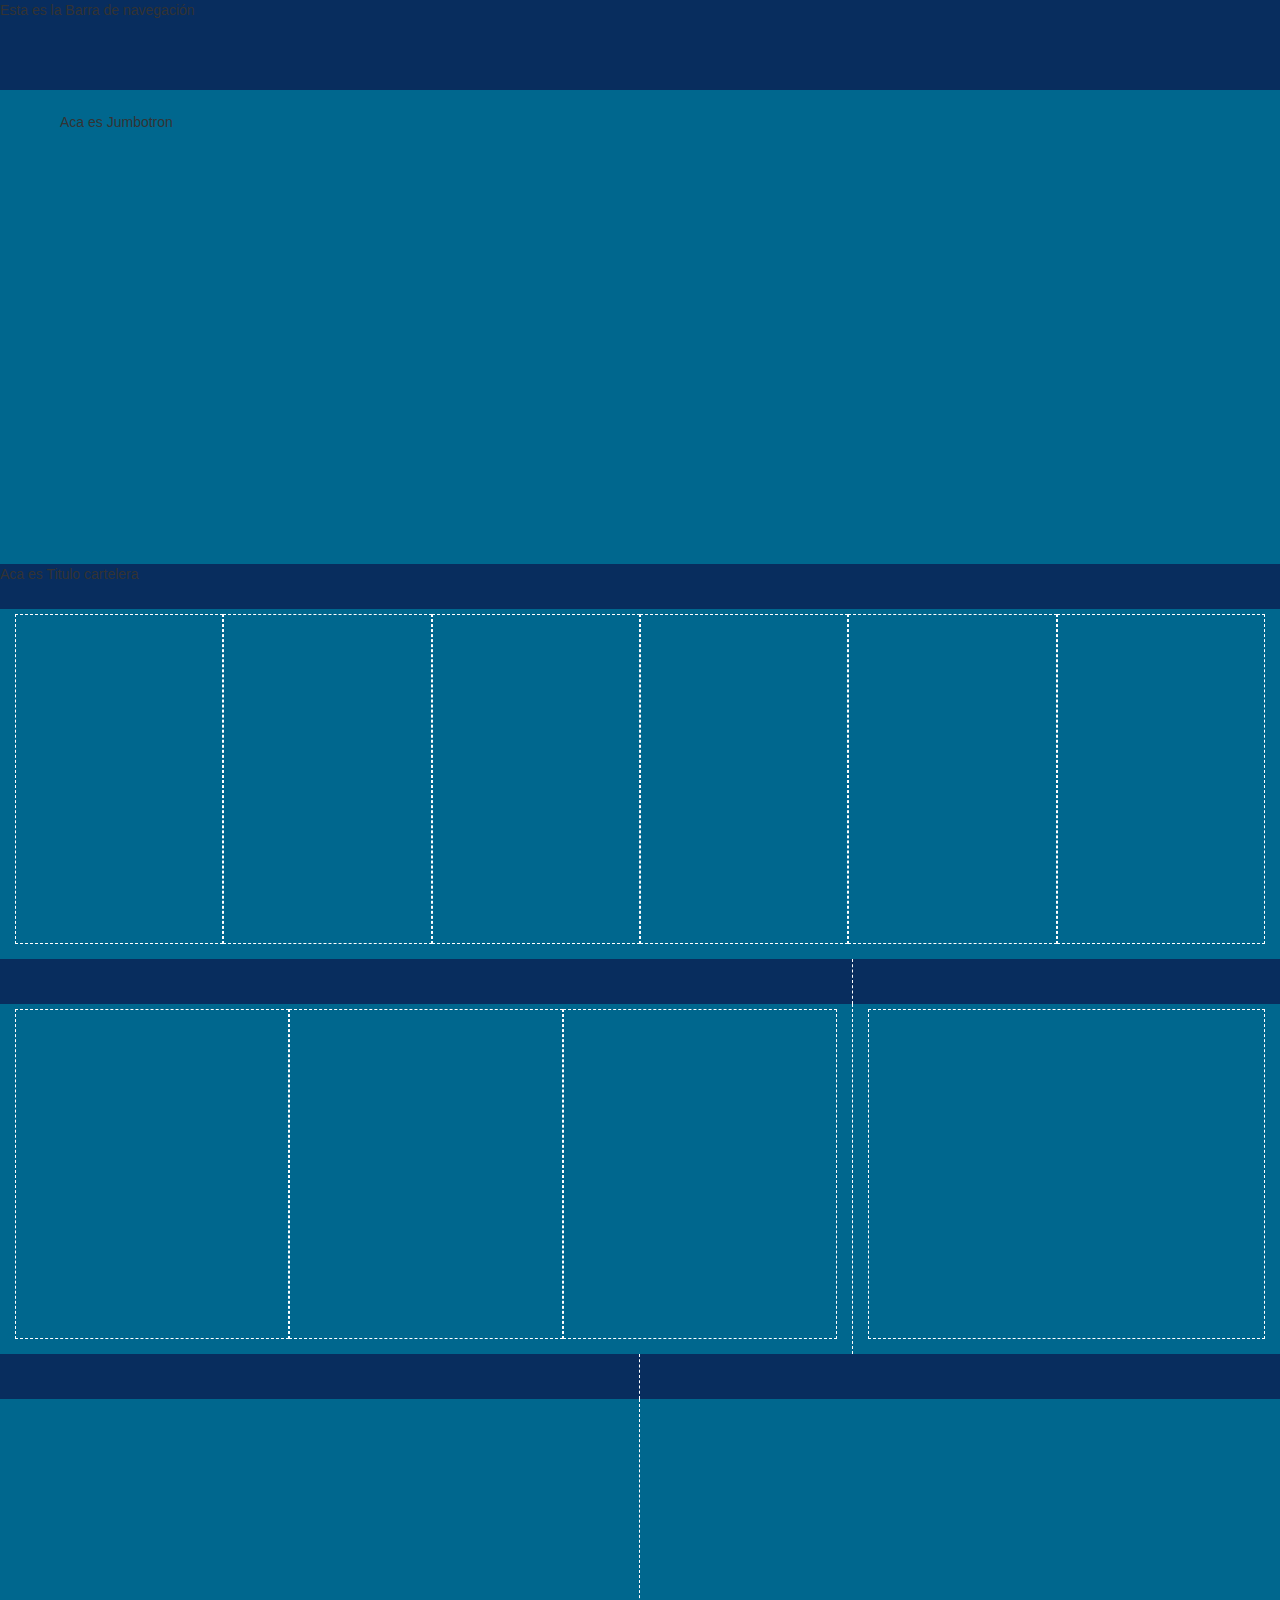
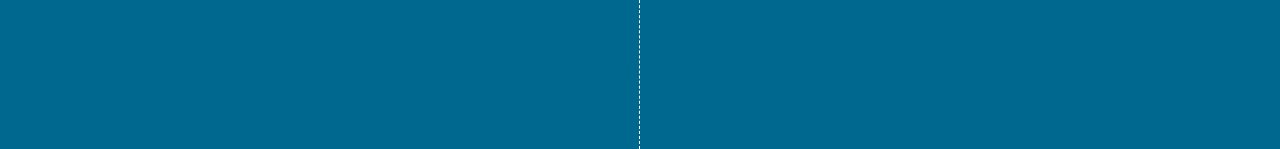
<file: Unidad 02/Ejercicio 01 codificación bootstrap/index.html>
<!DOCTYPE html>
<html>
  <head>
    <meta charset='utf-8'>
    <meta name='viewport' content='width=device-width initial-scale=1'>
    <meta name='mobile-web-app-capable' content='yes'>
    <link rel='stylesheet' href='css/bootstrap.min.css'>
    <link rel='stylesheet' href='css/estilos.css'>
    <script src='js/bootstrap.min.js'></script>
    <title>NextU Cinema</title>
  </head>
  <body class='cinema-body'>
    <header>
      <nav class='navbar navbar-inverse navbar-fixed-top affix-top'> Esta es la Barra de navegación</nav>
    </header>
    <div class='container-fluid'>
      <div class='row'>
        <div class='jumbotron'>Aca es Jumbotron</div>
        <div class='titulo-cartelera'>Aca es Titulo cartelera</div>
      </div>
      <div class='row movies-row'>
          <div class='col-xs-3 col-sm-3 col-md-2 col-lg-2 movies-column text-center'></div>
          <div class='col-xs-3 col-sm-3 col-md-2 col-lg-2 movies-column text-center'></div>
          <div class='col-xs-3 col-sm-3 col-md-2 col-lg-2 movies-column text-center'></div>
          <div class='col-xs-3 col-sm-3 col-md-2 col-lg-2 movies-column text-center'></div>
          <div class='col-md-2 col-lg-2 movies-column text-center right-column'></div>
          <div class='col-md-2 col-lg-2 movies-column text-center right-column'></div>
      </div>
      <div class='row'>
        <div class='col-lg-8 col-md-8 col-sm-12 col-xs-12 titulo-cartelera left-column'></div>
        <div class='col-lg-4 col-md-4 titulo-cartelera right-column'></div>
      </div>
      <div class='row'>
        <div class='col-lg-8 col-md-8 col-sm-12 col-xs-12 movies-row left-column'>
          <div class='row movies-row'>
            <div class='col-xs-4 col-sm-4 col-md-4 col-lg-4 movies-column text-center'></div>
            <div class='col-xs-4 col-sm-4 col-md-4 col-lg-4 movies-column text-center'></div>
            <div class='col-xs-4 col-sm-4 col-md-4 col-lg-4 movies-column text-center'></div>
          </div>
        </div>
        <div class='col-lg-4 col-md-4 movies-row right-column'>
          <div class='row movies-row'>
            <div class='col-md-12 col-lg-12 movies-column text-center'></div>
          </div>
        </div>
      </div>
      <div class='row'>
        <div class='col-lg-6 col-md-6 titulo-cartelera right-column left-column'></div>
        <div class='col-lg-6 col-md-6 col-sm-12 col-xs-12 titulo-cartelera'></div>
      </div>
      <div class='row'>
        <div class='col-lg-6 col-md-6 movies-row right-column left-column'></div>
        <div class='col-lg-6 col-md-6 col-sm-12 col-xs-12 movies-row'></div>
      </div>
    </div>
  </body>
</html>
</file>
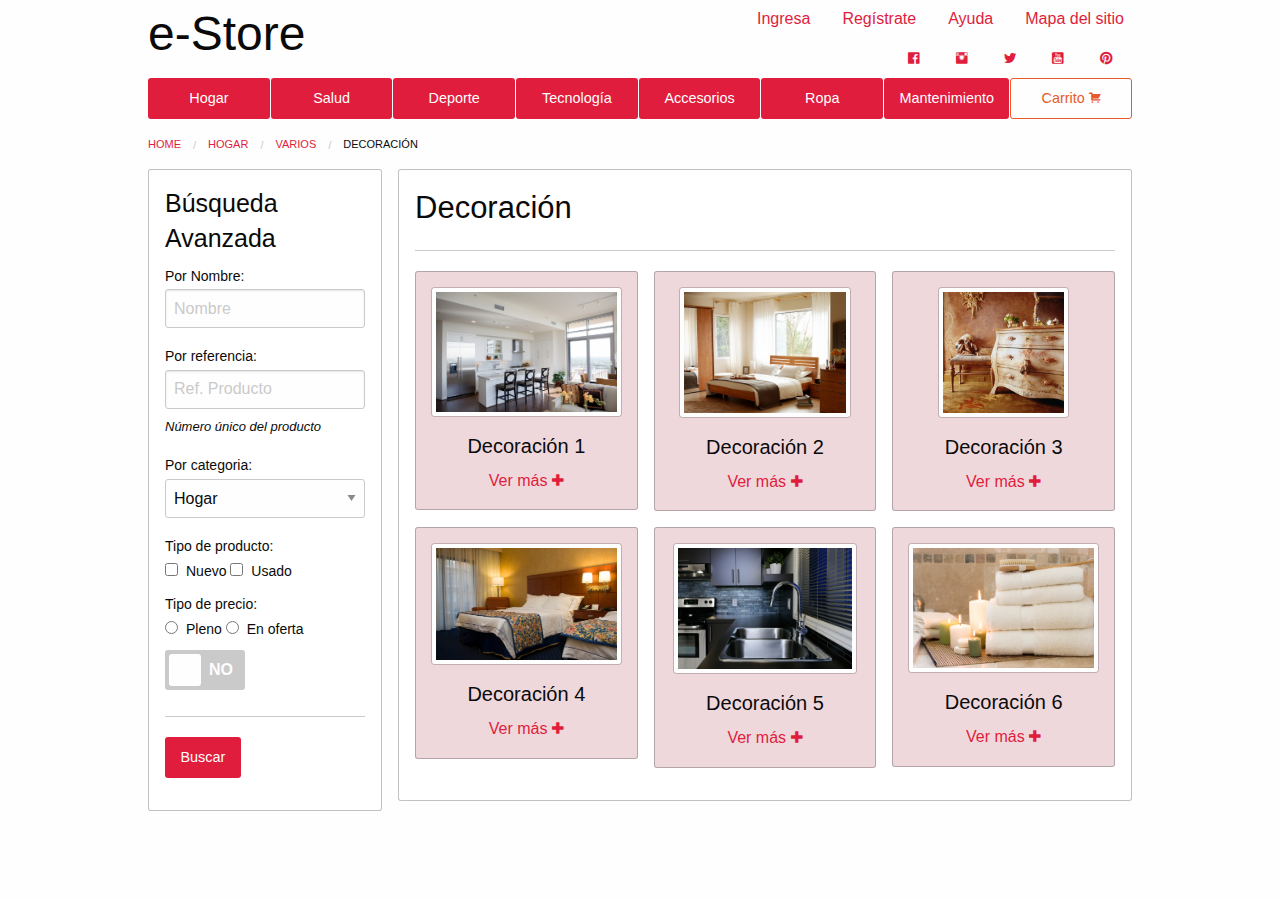
<file: Unidad 03/Ejercicio de codificación 01 Rejilla foundation/index.html>
<!doctype html>
<html class="no-js" lang="en" dir="ltr">
  <head>
    <meta charset="utf-8">
    <title>Foundation for Sites</title>
    <link rel="stylesheet" href="css/foundation.min.css" media="screen" charset="utf-8">
    <link rel="stylesheet" href="foundation-icons/foundation-icons.css" media="screen" charset="utf-8">
    <link rel="stylesheet" href="css/app.css" media="screen" charset="utf-8">
  </head>
  <body>
    <div class="row">
      <div class="column small-12 medium-4 large-4">
        <h1>e-Store</h1>
      </div>
      <div class="column small-12 medium-offset-2 medium-6 large-6 large-offset-2">
        <div class="row">
          <div class="menu align-right">
            <li><a href="#">Ingresa</a></li>
            <li><a href="#">Regístrate</a></li>
            <li><a href="#">Ayuda</a></li>
            <li><a href="#">Mapa del sitio</a></li>
          </div>
        </div>
        <div class="row">
          <div class="column small-12 medium-9 medium-offset-3 large-offset-9 large-3">
            <ul class="menu align-right">
              <li><a><i class="step fi-social-facebook size-36"></i></a></li>
              <li><a><i class="step fi-social-instagram size-36"></i></a></li>
              <li><a><i class="step fi-social-twitter size-36"></i></a></li>
              <li><a><i class="step fi-social-youtube size-36"></i></a></li>
              <li><a><i class="step fi-social-pinterest size-36"></i></a></li>
            </ul>
          </div>
        </div>
      </div>
    </div>

    <div class="column row">
      <div class="button-group expanded">
        <a href="#" class="button">Hogar</a>
        <a href="#" class="button">Salud</a>
        <a href="#" class="button">Deporte</a>
        <a href="#" class="button">Tecnología</a>
        <a href="#" class="button">Accesorios</a>
        <a href="#" class="button">Ropa</a>
        <a href="#" class="button">Mantenimiento</a>
        <a href="#" class="button hollow alert">Carrito <i class="step fi-shopping-cart"></i></a>
      </div>
    </div>

    <div class="column row">
      <ul class="breadcrumbs">
        <li><a href="#">Home</a></li>
        <li><a href="#">Hogar</a></li>
        <li><a href="#">Varios</a></li>
        <li>Decoración</li>
      </ul>



    </div>

    <div class="row large-uncollapse">
      <div class="large-3 columns">
        <div class="callout">
          <h4>Búsqueda Avanzada</h4>

          <div class="">
            <form class="" action="index.html" method="post">
              <label for="">Por Nombre:
                <input type="text" name="name" value="" placeholder="Nombre" required>
              </label>
              <label for="">Por referencia:
                <input type="text" name="ref" value="" placeholder="Ref. Producto" aria-describedby="texthelp">
              </label>
              <p class="help-text" id="texthelp">Número único del producto</p>
              <label for="">Por categoria:
                <select class="" name="categoria">
                  <option value="volvo">Hogar</option>
                  <option value="saab">Oficina</option>
                  <option value="mercedes">Sala</option>
                  <option value="audi">Cocina</option>
                </select>
              </label>
              <label for="">Tipo de producto:<br>
                <input type="checkbox" name="new" value="new">Nuevo
                <input type="checkbox" name="old" value="old">Usado
              </label>
              <label for="">Tipo de precio:<br>
                <input type="radio" name="" value="">Pleno
                <input type="radio" name="" value="">En oferta
              </label>
              <div class="switch large">
                <input class="switch-input "type="checkbox" name="switch" id="switch">
                <label class="switch-paddle" for="switch">
                  <span class="switch-active">SI</span>
                  <span class="switch-inactive">NO</span>
                </label>
              </div>
              <hr>
              <input type="submit" class="button" value="Buscar" <i class="step fi-plus"></i
            </form>
          </div>
        </div>
      </div>
      <div class="large-9 columns">
        <div class="callout">
          <h3>Decoración</h3>
          <hr>
          <div class="row large-uncollapse">
            <div class="large-4 columns">
              <div class="secondary callout text-center">
                <img src="img/1.jpg" alt="Decoracion 1" class="thumbnail">
                <h5>Decoración 1</h5>
                <p>
                  <a href="#">Ver más <i class="step fi-plus"></i></a>
                </p>
              </div>
            </div>
            <div class="large-4 columns">
              <div class="secondary callout text-center">
                <img src="img/2.jpg" alt="Decoracion 1" class="thumbnail">
                <h5>Decoración 2</h5>
                <p>
                  <a href="#">Ver más <i class="step fi-plus"></i></a>
                </p>
              </div>
            </div>
            <div class="large-4 columns">
              <div class="secondary callout text-center">
                <img src="img/3.jpg" alt="Decoracion 1" class="thumbnail">
                <h5>Decoración 3</h5>
                <p>
                  <a href="#">Ver más <i class="step fi-plus"></i></a>
                </p>
              </div>
            </div>
            <div class="large-4 columns">
              <div class="secondary callout text-center">
                <img src="img/4.jpg" alt="Decoracion 1" class="thumbnail">
                <h5>Decoración 4</h5>
                <p>
                  <a href="#">Ver más <i class="step fi-plus"></i></a>
                </p>
              </div>
            </div>
            <div class="large-4 columns">
              <div class="secondary callout text-center">
                <img src="img/5.jpg" alt="Decoracion 1" class="thumbnail">
                <h5>Decoración 5</h5>
                <p>
                  <a href="#">Ver más <i class="step fi-plus"></i></a>
                </p>
              </div>
            </div>
            <div class="large-4 columns">
              <div class="secondary callout text-center">
                <img src="img/6.jpg" alt="Decoracion 1" class="thumbnail">
                <h5>Decoración 6</h5>
                <p>
                  <a href="#">Ver más <i class="step fi-plus"></i></a>
                </p>
              </div>
            </div>
          </div>
        </div>
      </div>
    </div>

    <script src="js/vendor/jquery.js"></script>
    <script src="js/vendor/what-input.js"></script>
    <script src="js/vendor/foundation.js"></script>
    <script src="js/app.js"></script>
  </body>
</html>
</file>
<file: EntregaFinal/BlogMusica/css/estilos.css>
.navbar-inverse {
  min-height: 10%;
  border: none;
}
.container-fluid {
  margin-top: 1px;
}
.left-column {
  border-right: 1px dashed #FFFFFF;
}
.music-body {
  background: #000000;
  color: white;
}
/*Clase para Logo*/
.logo-img{
  background: #000000;
  max-height: 50px;
  margin: 4px;
}
.redes-img{
  margin: 25px;
  max-height: 20px;
}
.img-comment{
  margin-top: 15px;
  max-height: 30px;
}
.comment{
  margin-top: 5px;
  max-height: 50px;
}
.img-entry{
  margin-top: 25px;
  width: 90%;
}

.list{
  color: red;
  max-width: 90%;
}

@media (max-width: 770px) {
  /* Clase para ocultar componentes HTML*/
  .right-column {
    display: none;
  }
  .movies-row {
    min-height: 250px;
  }
}
</file>
<file: Soluciones/Solucion Ejercicio 02 Rejillas/css/estilos.css>
/* Definición del sistema de rejilla */
/* ---------------------------------------------------------- */
* {
    box-sizing: border-box;
}
.clearfix::after {
    content: "";
    clear: both;
    display: block;
}
[class*="col-"] {
    float: left;
    padding: 5px;
    border: 1px solid black;
    min-height: 50px;
    height: 100%;
}
.col-1 {width: 8.33%;}
.col-2 {width: 16.66%;}
.col-3 {width: 25%;}
.col-4 {width: 33.33%;}
.col-5 {width: 41.66%;}
.col-6 {width: 50%;}
.col-7 {width: 58.33%;}
.col-8 {width: 66.66%;}
.col-9 {width: 75%;}
.col-10 {width: 83.33%;}
.col-11 {width: 91.66%;}
.col-12 {width: 100%;}
/* ---------------------------------------------------------- */



/* Alto de fila del mismo tamaño de su contenedor*/
.fila {
    min-height: 50px;
    height: 100%;
}

/* Alto de fila de la mitad de tamaño de su contenedor*/
.fila-media {
    height: 50%;
}

/* Elimina el padding de un elemento */
.nopadding{
  padding: 0px;
}



/* Clases propias del estilo de la página */
/* -----------------------------------------------------------*/
.contenedor{
  width: 70%;
  height: 80%;
  margin: 60px auto;
  border: 3px solid red;
  padding: 10px;
}
.logo, .navegacion{
  height: 150px;
}

.contenido{
  height: 500px;
}
.main {
  margin: 10px 0;
}
.menu-izq{
  height: 250px;
}
/*-------------------------------------------------------------*/
</file>
<file: Soluciones/Solucion Ejercicio L2 Bootstrap/css/estilos.css>
/* Clase para darle estilos al body */
.cinema-body {
  background: #D0D0D0;
}

/* Clase para darle estilos a la barra de navegacion */
.navbar-inverse {
  background: #082D5E;
  min-height: 10%;
  border: none;
}

/* Clase para darle estilos al contenedor principal */
.container-fluid {
  margin-top: 64px;
}

/* Clase para darle estilos al jumbotron */
.jumbotron {
  background: #00678E;
  min-height: 500px;
  border-radius: 0px !important;
  margin-bottom: 0px;
}

/* Clase para darle estilos a la etiqueta contenedora de los encabezados/titulos */
.titulo-cartelera {
  min-height: 45px;
  background: #082D5E;
}

/* Clase para darle estilos a las filas y/o a columas que contienes filas */
.movies-row {
  background: #00678E;
  min-height: 350px;
  padding-left: 15px;
  padding-right: 15px;
}

/* Clase para darle estilos a las columnas*/
.movies-column {
  margin-top: 5px;
  background: #00678E;
  min-height: 330px;
  border: 1px dashed #FFFFFF;
}

/* Clase para darle estilos a la columna de la izquierda y agregar borde a la derecha */
.left-column {
  border-right: 1px dashed #FFFFFF;
}

@media (max-width: 770px) {
  /* Clase para ocultar componentes HTML */
  .right-column {
    display: none;
  }

  .movies-row {
    min-height: 250px;
  }

  .movies-column {
    min-height: 230px;
  }

  .jumbotron {
    min-height: 350px;
  }
}
</file>
<file: Soluciones/SolucionEjercicio U4_L2/css/index.css>
.barra-superior{
  min-height: 4rem;
}
div[class*="columna"]{
  min-height: 50rem;
  border: 1px solid #eceff1;
}
div[class*="bloque"]{
  height: 25rem;
}
div{
  border: solid 1px red;
}
</file>
<file: Soluciones/SolucionEjercicio U4_L4/css/customColors.css>
/* label color */
   .input-field label {
     color: #ffecb3;
   }
   /* label focus color */
   .input-field input[type=text]:focus + label {
     color: #ffecb3;
   }
   /* label underline focus color */
   .input-field input[type=text]:focus {
     border-bottom: 1px solid #ffecb3;
     box-shadow: 0 1px 0 0 #ffecb3;
   }
   /* valid color */
   .input-field input[type=text].valid {
     border-bottom: 1px solid #ffecb3;
     box-shadow: 0 1px 0 0 #ffecb3;
   }
   /* invalid color */
   .input-field input[type=text].invalid {
     border-bottom: 1px solid #ffecb3;
     box-shadow: 0 1px 0 0 #ffecb3;
   }
   /* icon prefix focus color */
   .input-field .prefix.active {
     color: #ffecb3;
   }

   .input-field .prefix{
     color: #ffecb3;
   }
   

   input[type="text"]{
     border-bottom: 1px solid #ffecb3;
     color: #ffecb3;
     font-size: 1.5rem;
   }

   .collection a.collection-item{
     color: #ff8f00;
   }

   .collection a.collection-item span{
     color: #607d8b;
   }
</file>
<file: Soluciones/SolucionEjercicio U4_L4/css/index.css>
.barra-superior{
  min-height: 4rem;
}
div[class*="columna"]{
  min-height: 50rem;
}
div[class*="bloque"]{
  height: 25rem;
  overflow: scroll;
}
.columna-chat, .columna-news{
  padding: 0 !important;
}
.contenedor-write-publicacion{
  min-height: 7rem;
}
.contenedor-publicacion{
  min-height: 17rem;
}
.logo{
  width: 40px;
  margin-top: 0.5rem;
  float: left;
}
.contenedor-noticias{
  margin-top: 1rem;
  min-height: 50rem;
  padding: 0.5rem;
}
.responsive-img{
  border: 0.6rem solid #ff8f00;
  border-radius: 5px;
}
.buscar-campo{
  float: left;
  margin-left: 1rem;
  margin-top: 0.5rem;
  width: 70%;
}
.barra-superior .row{
  margin-bottom: 0;
}
.contenedor-botones{
  margin-top: 1rem;
}
#publicacion-texto{
  border-top-left-radius: 5px;
  border-top-right-radius: 5px;
  resize: none;
  border: 1px solid #ff8f00;
  background-color: #ff8f00;
  height: 5rem;
  color: #fff;
}
@media (max-width: 600px) {
  .columna-grupos{
    padding: 0 !important;
  }
}
</file>
<file: Soluciones/SoluciónEjercicio U4_L3/css/index.css>
.barra-superior{
  min-height: 4rem;
}
div[class*="columna"]{
  min-height: 50rem;
}
div[class*="bloque"]{
  height: 25rem;
}
.columna-chat, .columna-news{
  padding: 0 !important;
}
.contenedor-write-publicacion{
  min-height: 7rem;
}
.contenedor-publicacion{
  min-height: 17rem;
  padding: 2rem;
}
.logo{
  width: 43px;
  margin-top: 0.5rem;
}
.contenedor-noticias{
  margin-top: 1rem;
  min-height: 50rem;
  padding: 0.5rem;
}
.responsive-img{
  border: 0.6rem solid #ff8f00;
  border-radius: 5px;
}
</file>
<file: Unidad 01/Ejercicio 01 de codificacion Box-sizing/css/estilos.css>
body{
  background: rgb(245, 238, 174);
}
.main{
  margin: 2em auto;
  width: 80%;
  display: flex;
  flex-wrap: wrap;
}

[class^="contenedor"] {
  width: 30%;
  min-height: 200px;
  padding: 0.5vw;
  border: 1px solid black;
  margin: 0.4vw;
  background: rgb(164, 96, 6);
}

[class^="cuadrado"] {
  margin: 0 auto;
  width: 50%;
  padding: 0.5vw;
  min-width: 100px;
  border: 10px solid black;
  text-align: center;
  background: rgb(217, 194, 151);
}

.contenedor1, .cuadrado1{
  box-sizing: border-box;
}

.contenedor2, .cuadrado2{
  box-sizing: content-box;
}

.contenedor3, .cuadrado3{
  box-sizing: padding-box;
}

[class^="cuadrado"] img{
  width: 90%;
}



header .menu{
  font-family: helvetica;
  width: 100%;
  height: 100px;
  background: rgb(217, 194, 151);
  text-align: center;
  padding: 10px;
  box-sizing: border-box;
}

.menu h1{
  margin-top: 0px;
  font-size: 4em;
  color: rgb(162, 112, 0);
}
</file>
<file: Unidad 01/Ejercicio 02 de codificacion Rejilla/css/estilos.css>
/* Definición del sistema de rejilla */
/* ---------------------------------------------------------- */
* {
    box-sizing: border-box;
}
.clearfix::after {
    content: "";
    clear: both;
    display: block;
}
[class*="col-"] {
    float: left;
    padding: 5px;
    border: 1px solid black;
    min-height: 50px;
    height: 100%;
}

.col-1 {width: 8.33%;}
.col-2 {width: 16.66%;}
.col-3 {width: 25%;}
.col-4 {width: 33.33%;}
.col-5 {width: 41.66%;}
.col-6 {width: 50%;}
.col-7 {width: 58.33%;}
.col-8 {width: 66.66%;}
.col-9 {width: 75%;}
.col-10 {width: 83.33%;}
.col-11 {width: 91.66%;}
.col-12 {width: 100%;}
/* ---------------------------------------------------------- */
/* Alto de fila del mismo tamaño de su contenedor*/
.fila {
    min-height: 50px;
    height: 100%;
}
/* Alto de fila de la mitad de tamaño de su contenedor*/
.fila-media {
    height: 50%;
}
/* Elimina el padding de un elemento */
.nopadding{
  padding: 0px;
}
/* Clases propias del estilo de la página */
/* -----------------------------------------------------------*/
.contenedor{
  width: 70%;
  height: 80%;
  margin: 60px auto;
  border: 3px solid red;
  padding: 10px;
}
.logo, .navegacion{
  height: 150px;
}
.contenido{
  height: 500px;
}
.main {
  margin: 10px 0;
}
.menu-izq{
  height: 250px;
}
/*-------------------------------------------------------------*/
</file>
<file: Unidad 02/Ejercicio 01 codificación bootstrap/css/estilos.css>
/* Clase para darle estilos al body */
.cinema-body {
  background: #D0D0D0;
}

/* Clase para darle estilos a la barra de navegacion */
.navbar-inverse {
  background: #082D5E;
  min-height: 10%;
  border: none;
}

/* Clase para darle estilos al contenedor principal */
.container-fluid {
  margin-top: 64px;
}

/* Clase para darle estilos al jumbotron */
.jumbotron {
  background: #00678E;
  min-height: 500px;
  border-radius: 0px !important;
  margin-bottom: 0px;
}

/* Clase para darle estilos a la etiqueta contenedora de los encabezados/titulos */
.titulo-cartelera {
  min-height: 45px;
  background: #082D5E;
}

/* Clase para darle estilos a las filas y/o a columas que contienes filas */
.movies-row {
  background: #00678E;
  min-height: 350px;
  padding-left: 15px;
  padding-right: 15px;
}

/* Clase para darle estilos a las columnas*/
.movies-column {
  margin-top: 5px;
  background: #00678E;
  min-height: 330px;
  border: 1px dashed #FFFFFF;
}

/* Clase para darle estilos a la columna de la izquierda y agregar borde a la derecha */
.left-column {
  border-right: 1px dashed #FFFFFF;
}

@media (max-width: 770px) {
  /* Clase para ocultar componentes HTML */
  .right-column {
    display: none;
  }

  .movies-row {
    min-height: 250px;
  }

  .movies-column {
    min-height: 230px;
  }

  .jumbotron {
    min-height: 350px;
  }
}
</file>
<file: Unidad 03/Ejercicio de codificación 01 Rejilla foundation/css/app.css>
img{
  max-height: 129px;
}
.logo-img{
  width: 30%;
}
</file>
